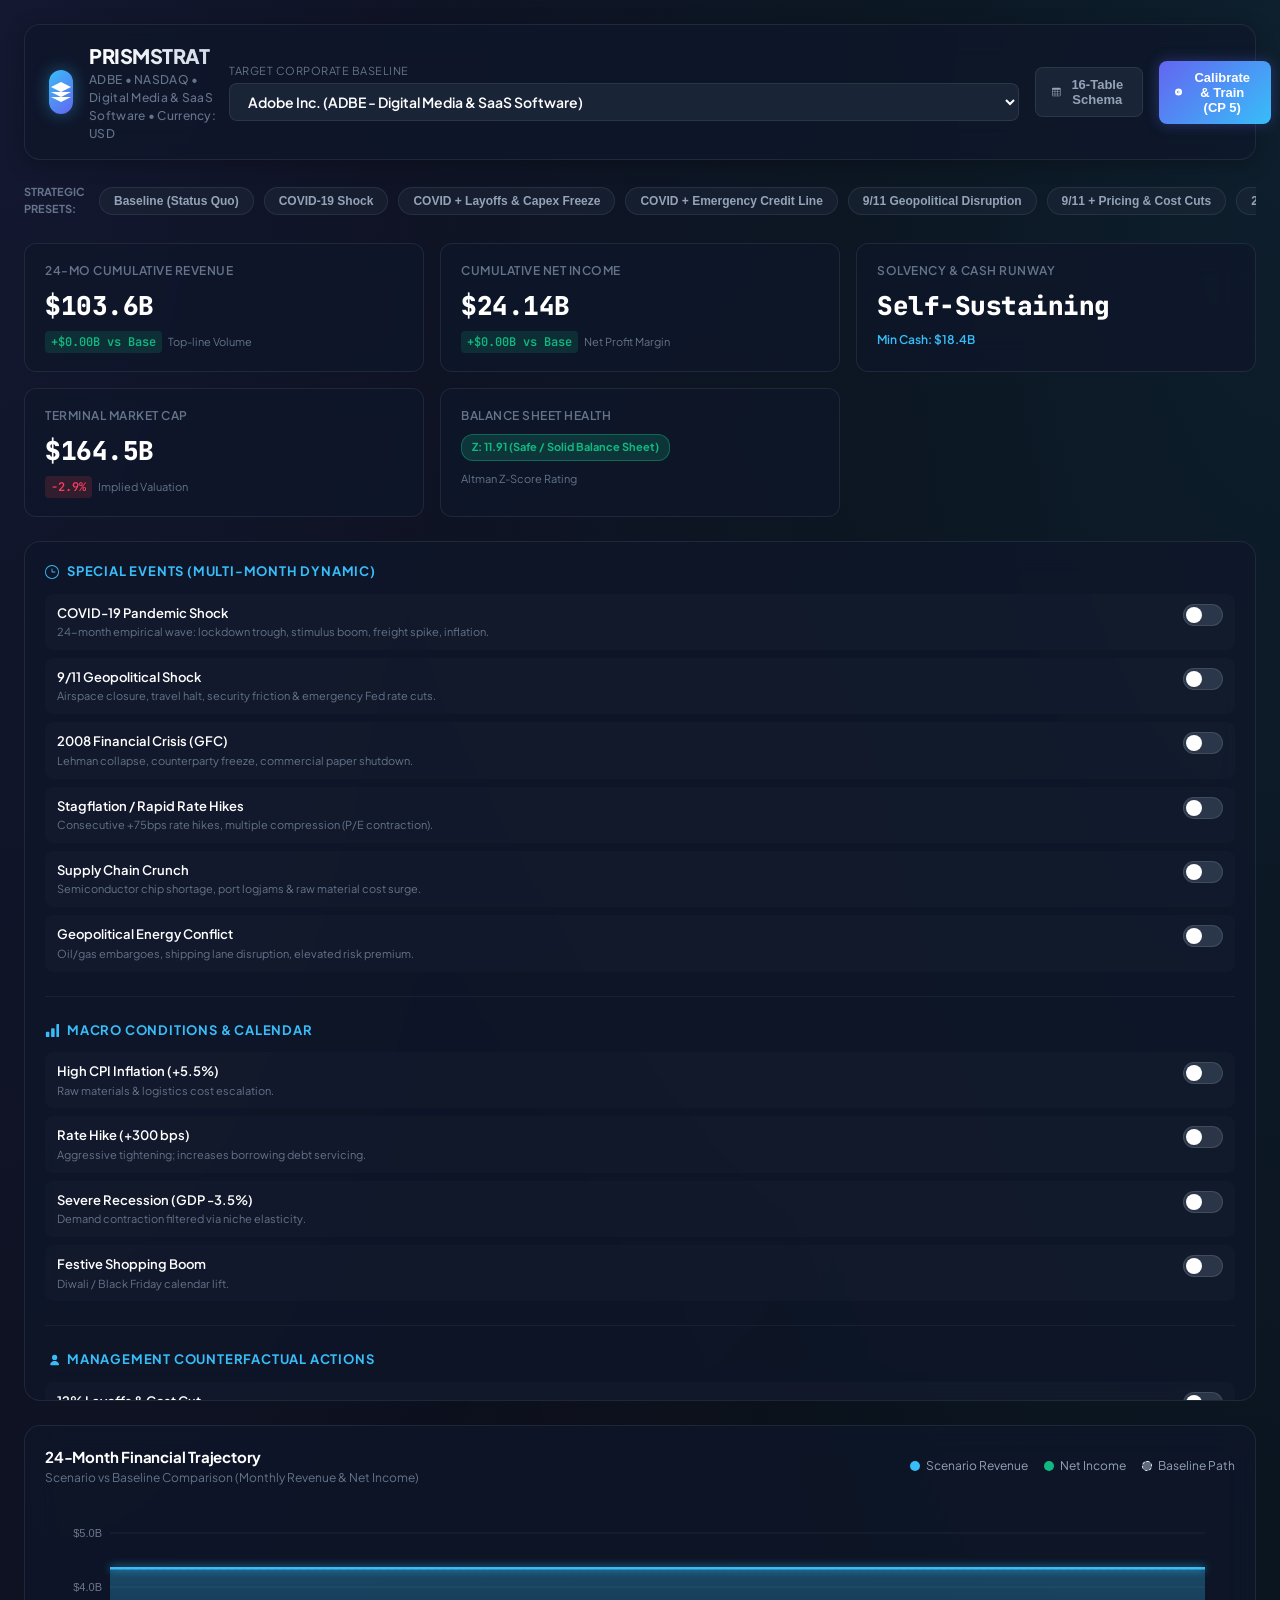
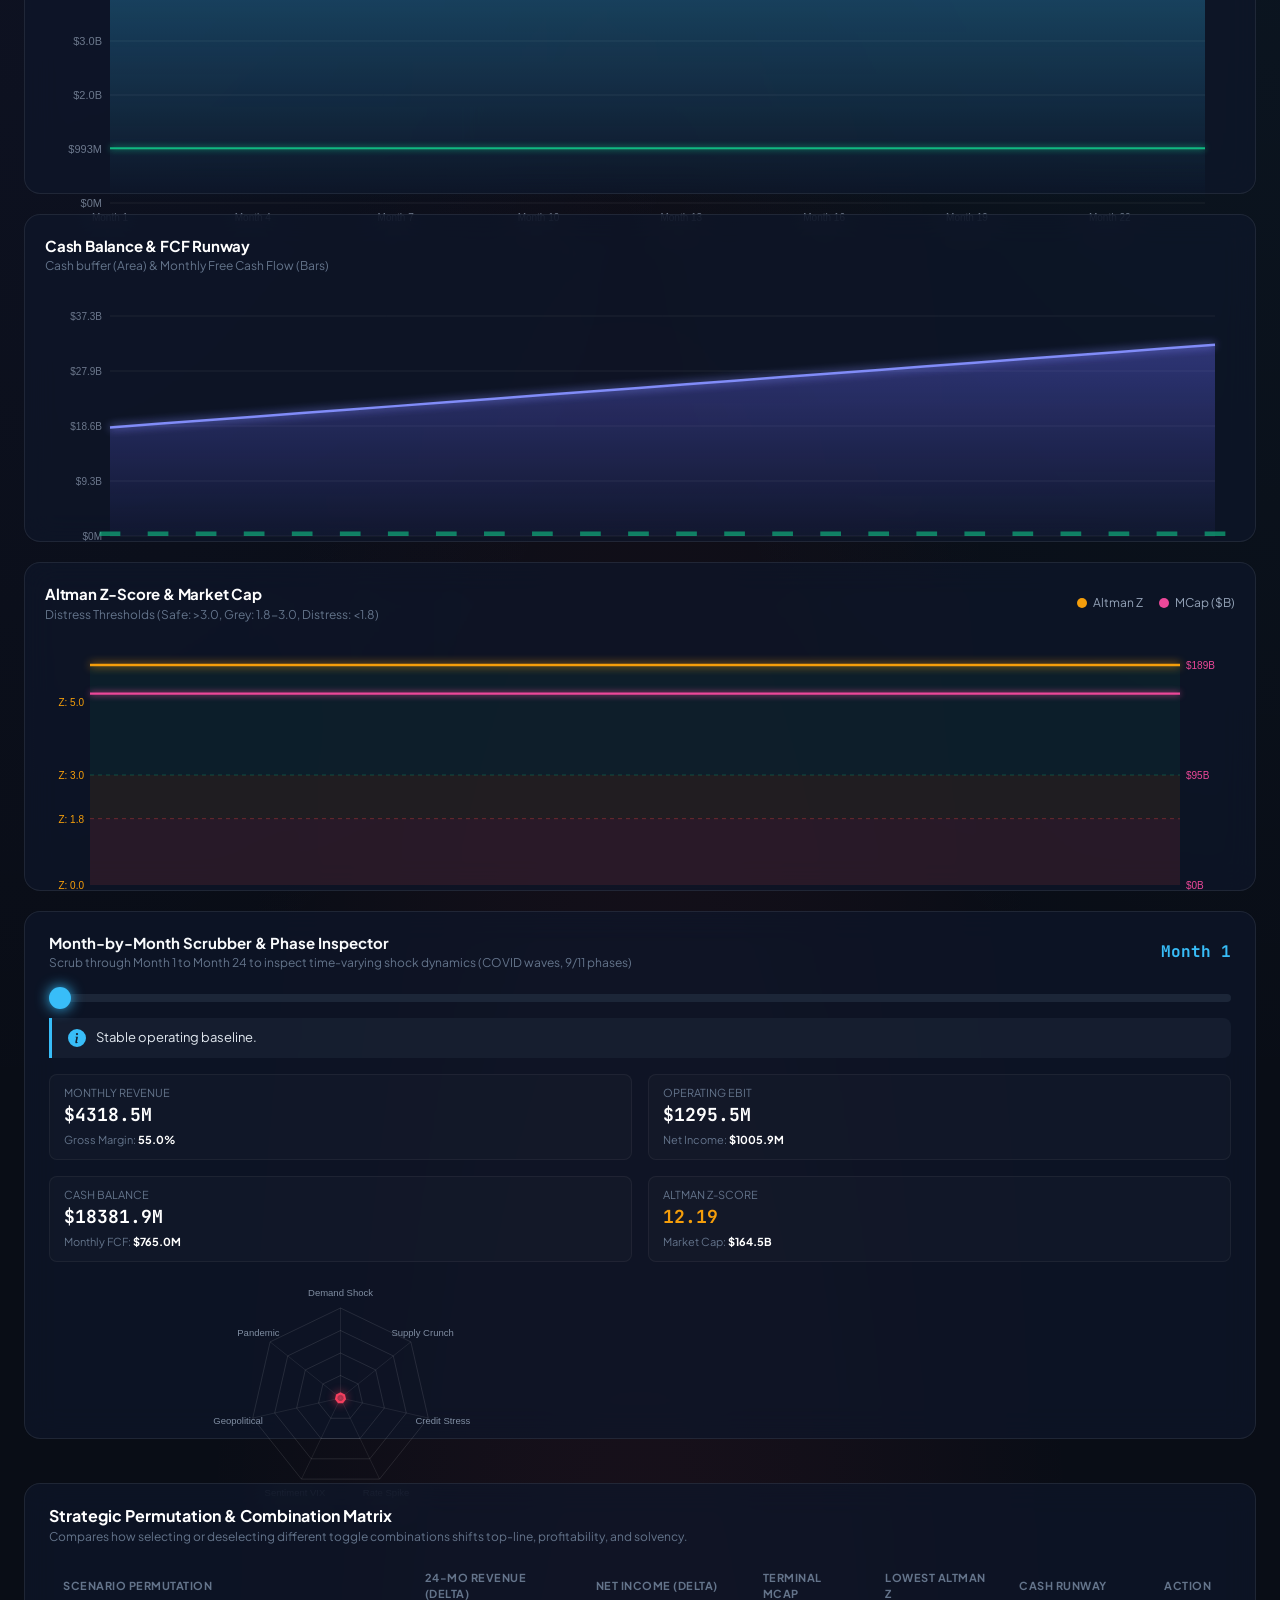
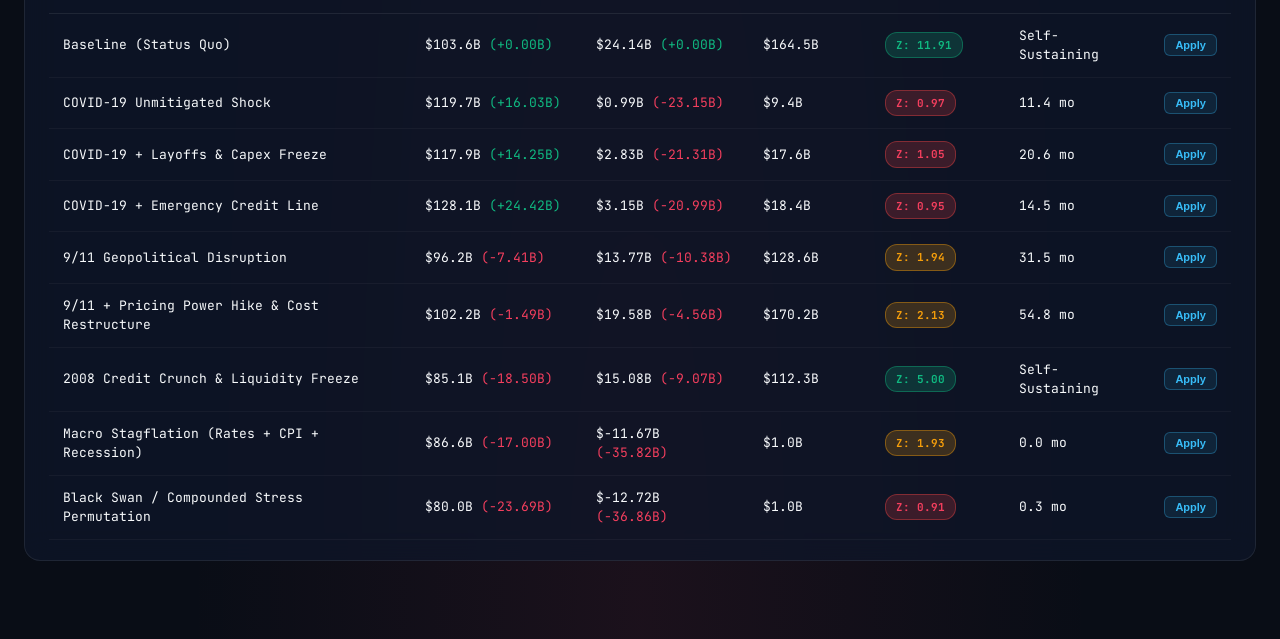
<file: scenario_intelligence_engine/web/index.html>
<!DOCTYPE html>
<html lang="en">
<head>
  <meta charset="UTF-8">
  <meta name="viewport" content="width=device-width, initial-scale=1.0">
  <title>PRISMSTRAT | Counterfactual Scenario Intelligence & Strategy Simulator</title>
  <meta name="description" content="Enterprise scenario stress-testing and counterfactual decision simulation engine with multi-month crisis profiling and toggle permutations.">
  <link rel="stylesheet" href="styles.css">
</head>
<body>
  <div class="app-container">

    <!-- Top Application Header -->
    <header class="app-header">
      <div class="brand-section">
        <div class="brand-icon">
          <svg viewBox="0 0 24 24"><path d="M12 2L2 7l10 5 10-5-10-5zM2 17l10 5 10-5M2 12l10 5 10-5"/></svg>
        </div>
        <div>
          <h1 class="brand-title">PRISMSTRAT</h1>
          <div class="brand-subtitle" id="company-meta">AAPL • NASDAQ • Consumer technology • Currency: USD</div>
        </div>
      </div>

      <div class="header-controls">
        <div class="company-selector-wrap">
          <span class="select-label">Target Corporate Baseline</span>
          <select id="company-select" class="styled-select">
            <option value="AAPL">Apple Inc. (AAPL - Tech)</option>
            <option value="NKE">Nike, Inc. (NKE - Retail & Apparel)</option>
            <option value="JPM">JPMorgan Chase (JPM - Banking)</option>
            <option value="TSLA">Tesla, Inc. (TSLA - Automotive)</option>
          </select>
        </div>

        <button id="btn-view-schema" class="header-action-btn">
          <svg width="16" height="16" fill="currentColor" viewBox="0 0 16 16"><path d="M0 2a2 2 0 0 1 2-2h12a2 2 0 0 1 2 2v12a2 2 0 0 1-2 2H2a2 2 0 0 1-2-2V2zm15 2h-4v3h4V4zm0 4h-4v3h4V8zm0 4h-4v3h3a1 1 0 0 0 1-1v-2zm-5 3v-3H6v3h4zm-5 0v-3H1v2a1 1 0 0 0 1 1h3zm-4-4h4V8H1v3zm0-4h4V4H1v3zm5-3v3h4V4H6zm4 4H6v3h4V8z"/></svg>
          16-Table Schema
        </button>

        <button id="btn-calibrate" class="header-action-btn primary">
          <svg width="16" height="16" fill="currentColor" viewBox="0 0 16 16"><path d="M8 0a8 8 0 1 0 0 16A8 8 0 0 0 8 0zm3.5 7.5a.5.5 0 0 1 0 1H5.707l2.147 2.146a.5.5 0 0 1-.708.708l-3-3a.5.5 0 0 1 0-.708l3-3a.5.5 0 1 1 .708.708L5.707 7.5H11.5z"/></svg>
          Calibrate & Train (CP 5)
        </button>
      </div>
    </header>

    <!-- Preset Permutation Quick Chips -->
    <div class="presets-bar">
      <span style="font-size: 11px; color: var(--text-muted); text-transform: uppercase; font-weight: 700; margin-right: 4px;">Strategic Presets:</span>
      <button class="preset-chip" onclick="applyPreset(0)">Baseline (Status Quo)</button>
      <button class="preset-chip" onclick="applyPreset(1)">COVID-19 Shock</button>
      <button class="preset-chip" onclick="applyPreset(2)">COVID + Layoffs & Capex Freeze</button>
      <button class="preset-chip" onclick="applyPreset(3)">COVID + Emergency Credit Line</button>
      <button class="preset-chip" onclick="applyPreset(4)">9/11 Geopolitical Disruption</button>
      <button class="preset-chip" onclick="applyPreset(5)">9/11 + Pricing & Cost Cuts</button>
      <button class="preset-chip" onclick="applyPreset(6)">2008 Credit Crunch</button>
      <button class="preset-chip" onclick="applyPreset(7)">Macro Stagflation Cycle</button>
      <button class="preset-chip" onclick="applyPreset(8)">Black Swan Compounded Stress</button>
    </div>

    <!-- Executive KPI Grid (Instantly updates on toggle click) -->
    <section class="kpi-grid">
      <div class="kpi-card" id="kpi-card-rev">
        <div class="kpi-title">24-Mo Cumulative Revenue</div>
        <div class="kpi-value" id="kpi-revenue">$0.0B</div>
        <div class="kpi-sub">
          <span class="kpi-delta pos" id="kpi-rev-delta">+0.0% vs Base</span>
          <span style="color: var(--text-muted); font-size: 11px;">Top-line Volume</span>
        </div>
      </div>

      <div class="kpi-card" id="kpi-card-ni">
        <div class="kpi-title">Cumulative Net Income</div>
        <div class="kpi-value" id="kpi-net-income">$0.00B</div>
        <div class="kpi-sub">
          <span class="kpi-delta pos" id="kpi-ni-delta">+0.0% vs Base</span>
          <span style="color: var(--text-muted); font-size: 11px;">Net Profit Margin</span>
        </div>
      </div>

      <div class="kpi-card" id="kpi-card-runway">
        <div class="kpi-title">Solvency & Cash Runway</div>
        <div class="kpi-value" id="kpi-runway">Self-Sustaining</div>
        <div class="kpi-sub">
          <span style="color: var(--accent-cyan); font-weight: 600;" id="kpi-min-cash">Min Cash: $0.0B</span>
        </div>
      </div>

      <div class="kpi-card" id="kpi-card-mcap">
        <div class="kpi-title">Terminal Market Cap</div>
        <div class="kpi-value" id="kpi-mcap">$0.0B</div>
        <div class="kpi-sub">
          <span class="kpi-delta pos" id="kpi-mcap-delta">+0.0%</span>
          <span style="color: var(--text-muted); font-size: 11px;">Implied Valuation</span>
        </div>
      </div>

      <div class="kpi-card" id="kpi-card-altman">
        <div class="kpi-title">Balance Sheet Health</div>
        <div style="margin-top: 8px;">
          <span class="status-pill safe" id="kpi-altman-badge">Z: 4.85 (Solid)</span>
        </div>
        <div class="kpi-sub" style="margin-top: 10px;">
          <span style="color: var(--text-muted); font-size: 11px;">Altman Z-Score Rating</span>
        </div>
      </div>
    </section>

    <!-- Main Studio Layout: Left Toggles | Right Visualizations -->
    <main class="studio-layout">

      <!-- Left Sidebar: Permutation Toggles (Checkpoints 3 & 4) -->
      <aside class="toggle-sidebar">

        <!-- Group A: Special Events (Historical & Tail Risk) -->
        <div class="panel-group">
          <div class="panel-section-title">
            <svg width="14" height="14" fill="currentColor" viewBox="0 0 16 16"><path d="M8 15A7 7 0 1 1 8 1a7 7 0 0 1 0 14zm0 1A8 8 0 1 0 8 0a8 8 0 0 0 0 16z"/><path d="M8 4a.5.5 0 0 1 .5.5v3h3a.5.5 0 0 1 0 1h-3.5a.5.5 0 0 1-.5-.5v-4A.5.5 0 0 1 8 4z"/></svg>
            Special Events (Multi-Month Dynamic)
          </div>

          <label class="toggle-item" for="toggle-covid">
            <div class="toggle-meta">
              <div class="toggle-name">COVID-19 Pandemic Shock</div>
              <div class="toggle-desc">24-month empirical wave: lockdown trough, stimulus boom, freight spike, inflation.</div>
            </div>
            <div class="switch">
              <input type="checkbox" id="toggle-covid" class="scenario-toggle" data-key="enable_covid">
              <span class="slider"></span>
            </div>
          </label>

          <label class="toggle-item" for="toggle-911">
            <div class="toggle-meta">
              <div class="toggle-name">9/11 Geopolitical Shock</div>
              <div class="toggle-desc">Airspace closure, travel halt, security friction & emergency Fed rate cuts.</div>
            </div>
            <div class="switch">
              <input type="checkbox" id="toggle-911" class="scenario-toggle" data-key="enable_911">
              <span class="slider"></span>
            </div>
          </label>

          <label class="toggle-item" for="toggle-2008">
            <div class="toggle-meta">
              <div class="toggle-name">2008 Financial Crisis (GFC)</div>
              <div class="toggle-desc">Lehman collapse, counterparty freeze, commercial paper shutdown.</div>
            </div>
            <div class="switch">
              <input type="checkbox" id="toggle-2008" class="scenario-toggle" data-key="enable_2008_crisis">
              <span class="slider"></span>
            </div>
          </label>

          <label class="toggle-item" for="toggle-stagflation">
            <div class="toggle-meta">
              <div class="toggle-name">Stagflation / Rapid Rate Hikes</div>
              <div class="toggle-desc">Consecutive +75bps rate hikes, multiple compression (P/E contraction).</div>
            </div>
            <div class="switch">
              <input type="checkbox" id="toggle-stagflation" class="scenario-toggle" data-key="enable_stagflation_rates">
              <span class="slider"></span>
            </div>
          </label>

          <label class="toggle-item" for="toggle-supply">
            <div class="toggle-meta">
              <div class="toggle-name">Supply Chain Crunch</div>
              <div class="toggle-desc">Semiconductor chip shortage, port logjams & raw material cost surge.</div>
            </div>
            <div class="switch">
              <input type="checkbox" id="toggle-supply" class="scenario-toggle" data-key="enable_supply_chain_crunch">
              <span class="slider"></span>
            </div>
          </label>

          <label class="toggle-item" for="toggle-geo">
            <div class="toggle-meta">
              <div class="toggle-name">Geopolitical Energy Conflict</div>
              <div class="toggle-desc">Oil/gas embargoes, shipping lane disruption, elevated risk premium.</div>
            </div>
            <div class="switch">
              <input type="checkbox" id="toggle-geo" class="scenario-toggle" data-key="enable_geopolitical_conflict">
              <span class="slider"></span>
            </div>
          </label>
        </div>

        <!-- Group B: Macroeconomic Conditions -->
        <div class="panel-group">
          <div class="panel-section-title">
            <svg width="14" height="14" fill="currentColor" viewBox="0 0 16 16"><path d="M1 11a1 1 0 0 1 1-1h2a1 1 0 0 1 1 1v4a1 1 0 0 1-1 1H2a1 1 0 0 1-1-1v-4zm6-4a1 1 0 0 1 1-1h2a1 1 0 0 1 1 1v8a1 1 0 0 1-1 1H8a1 1 0 0 1-1-1V7zm6-5a1 1 0 0 1 1-1h2a1 1 0 0 1 1 1v13a1 1 0 0 1-1 1h-2a1 1 0 0 1-1-1V2z"/></svg>
            Macro Conditions & Calendar
          </div>

          <label class="toggle-item" for="toggle-macro-inflation">
            <div class="toggle-meta">
              <div class="toggle-name">High CPI Inflation (+5.5%)</div>
              <div class="toggle-desc">Raw materials & logistics cost escalation.</div>
            </div>
            <div class="switch">
              <input type="checkbox" id="toggle-macro-inflation" class="scenario-toggle" data-key="macro_high_inflation">
              <span class="slider"></span>
            </div>
          </label>

          <label class="toggle-item" for="toggle-macro-rates">
            <div class="toggle-meta">
              <div class="toggle-name">Rate Hike (+300 bps)</div>
              <div class="toggle-desc">Aggressive tightening; increases borrowing debt servicing.</div>
            </div>
            <div class="switch">
              <input type="checkbox" id="toggle-macro-rates" class="scenario-toggle" data-key="macro_rate_hike_300bps">
              <span class="slider"></span>
            </div>
          </label>

          <label class="toggle-item" for="toggle-macro-recession">
            <div class="toggle-meta">
              <div class="toggle-name">Severe Recession (GDP -3.5%)</div>
              <div class="toggle-desc">Demand contraction filtered via niche elasticity.</div>
            </div>
            <div class="switch">
              <input type="checkbox" id="toggle-macro-recession" class="scenario-toggle" data-key="macro_severe_recession">
              <span class="slider"></span>
            </div>
          </label>

          <label class="toggle-item" for="toggle-macro-festive">
            <div class="toggle-meta">
              <div class="toggle-name">Festive Shopping Boom</div>
              <div class="toggle-desc">Diwali / Black Friday calendar lift.</div>
            </div>
            <div class="switch">
              <input type="checkbox" id="toggle-macro-festive" class="scenario-toggle" data-key="macro_festive_boom">
              <span class="slider"></span>
            </div>
          </label>
        </div>

        <!-- Group C: Corporate Strategic Decisions (Interventions) -->
        <div class="panel-group">
          <div class="panel-section-title">
            <svg width="14" height="14" fill="currentColor" viewBox="0 0 16 16"><path d="M7 14s-1 0-1-1 1-4 5-4 5 3 5 4-1 1-1 1H7zm4-6a3 3 0 1 0 0-6 3 3 0 0 0 0 6z"/></svg>
            Management Counterfactual Actions
          </div>

          <label class="toggle-item" for="toggle-dec-layoffs">
            <div class="toggle-meta">
              <div class="toggle-name">12% Layoffs & Cost Cut</div>
              <div class="toggle-desc">Month 1 severance penalty; 12% recurring OpEx savings.</div>
            </div>
            <div class="switch">
              <input type="checkbox" id="toggle-dec-layoffs" class="scenario-toggle" data-key="decision_layoffs">
              <span class="slider"></span>
            </div>
          </label>

          <label class="toggle-item" for="toggle-dec-capex">
            <div class="toggle-meta">
              <div class="toggle-name">Freeze Capex by 50%</div>
              <div class="toggle-desc">Immediately protects Free Cash Flow and runway.</div>
            </div>
            <div class="switch">
              <input type="checkbox" id="toggle-dec-capex" class="scenario-toggle" data-key="decision_capex_freeze">
              <span class="slider"></span>
            </div>
          </label>

          <label class="toggle-item" for="toggle-dec-credit">
            <div class="toggle-meta">
              <div class="toggle-name">Draw $5,000M Credit Facility</div>
              <div class="toggle-desc">Emergency liquidity buffer against cash exhaustion.</div>
            </div>
            <div class="switch">
              <input type="checkbox" id="toggle-dec-credit" class="scenario-toggle" data-key="decision_emergency_credit_line">
              <span class="slider"></span>
            </div>
          </label>

          <label class="toggle-item" for="toggle-dec-price">
            <div class="toggle-meta">
              <div class="toggle-name">Price Increase (+7%)</div>
              <div class="toggle-desc">Tests firm's pricing power vs customer volume churn.</div>
            </div>
            <div class="switch">
              <input type="checkbox" id="toggle-dec-price" class="scenario-toggle" data-key="decision_price_increase">
              <span class="slider"></span>
            </div>
          </label>

          <label class="toggle-item" for="toggle-dec-cost">
            <div class="toggle-meta">
              <div class="toggle-name">Supply Vendor Renegotiation</div>
              <div class="toggle-desc">Direct 7.5% reduction in Cost of Goods Sold (COGS).</div>
            </div>
            <div class="switch">
              <input type="checkbox" id="toggle-dec-cost" class="scenario-toggle" data-key="decision_cost_restructure">
              <span class="slider"></span>
            </div>
          </label>

          <label class="toggle-item" for="toggle-dec-buyback">
            <div class="toggle-meta">
              <div class="toggle-name">Halt Share Buybacks</div>
              <div class="toggle-desc">Preserves cash buffer rather than repurchasing equity.</div>
            </div>
            <div class="switch">
              <input type="checkbox" id="toggle-dec-buyback" class="scenario-toggle" data-key="decision_halt_buybacks">
              <span class="slider"></span>
            </div>
          </label>

          <label class="toggle-item" for="toggle-dec-product">
            <div class="toggle-meta">
              <div class="toggle-name">Accelerate Product Launch</div>
              <div class="toggle-desc">Upfront R&D spend in M1-3; market share lift from M4+.</div>
            </div>
            <div class="switch">
              <input type="checkbox" id="toggle-dec-product" class="scenario-toggle" data-key="decision_product_launch">
              <span class="slider"></span>
            </div>
          </label>
        </div>

        <!-- Group D: Peer & Market Spillover -->
        <div class="panel-group">
          <div class="panel-section-title">
            <svg width="14" height="14" fill="currentColor" viewBox="0 0 16 16"><path d="M0 4a2 2 0 0 1 2-2h12a2 2 0 0 1 2 2v8a2 2 0 0 1-2 2H2a2 2 0 0 1-2-2V4zm2-1a1 1 0 0 0-1 1v1h14V4a1 1 0 0 0-1-1H2zm13 4H1v5a1 1 0 0 0 1 1h12a1 1 0 0 0 1-1V7z"/></svg>
            Competitive & Credit Spillover
          </div>

          <label class="toggle-item" for="toggle-peer-war">
            <div class="toggle-meta">
              <div class="toggle-name">Peer Aggressive Price War</div>
              <div class="toggle-desc">Competitor discounting creates 8% revenue drag.</div>
            </div>
            <div class="switch">
              <input type="checkbox" id="toggle-peer-war" class="scenario-toggle" data-key="peer_price_war">
              <span class="slider"></span>
            </div>
          </label>

          <label class="toggle-item" for="toggle-credit-down">
            <div class="toggle-meta">
              <div class="toggle-name">Credit Rating Downgrade</div>
              <div class="toggle-desc">Spreads widen +175 bps; increases borrowing burden.</div>
            </div>
            <div class="switch">
              <input type="checkbox" id="toggle-credit-down" class="scenario-toggle" data-key="credit_rating_downgrade">
              <span class="slider"></span>
            </div>
          </label>
        </div>

      </aside>

      <!-- Right Main: Dynamic Multi-Graph Dashboard -->
      <section class="charts-main">

        <!-- Chart 1: Financial Trajectory (Scenario vs Baseline) -->
        <div class="chart-card">
          <div class="chart-header">
            <div class="chart-title-wrap">
              <h3>24-Month Financial Trajectory</h3>
              <p>Scenario vs Baseline Comparison (Monthly Revenue & Net Income)</p>
            </div>
            <div class="chart-legend">
              <div class="legend-item"><span class="legend-dot" style="background: #38bdf8;"></span> Scenario Revenue</div>
              <div class="legend-item"><span class="legend-dot" style="background: #10b981;"></span> Net Income</div>
              <div class="legend-item"><span class="legend-dot" style="background: rgba(148, 163, 184, 0.6); border: 1px dashed #fff;"></span> Baseline Path</div>
            </div>
          </div>
          <div style="height: 270px; width: 100%;">
            <canvas id="chart-trajectory"></canvas>
          </div>
        </div>

        <!-- Dual Chart Row: Cash Runway & Solvency Valuation -->
        <div class="chart-split-grid">
          <!-- Chart 2: Cash Runway & FCF Burn -->
          <div class="chart-card">
            <div class="chart-header">
              <div class="chart-title-wrap">
                <h3>Cash Balance & FCF Runway</h3>
                <p>Cash buffer (Area) & Monthly Free Cash Flow (Bars)</p>
              </div>
            </div>
            <div style="height: 230px; width: 100%;">
              <canvas id="chart-cash"></canvas>
            </div>
          </div>

          <!-- Chart 3: Valuation Multiple & Altman Z -->
          <div class="chart-card">
            <div class="chart-header">
              <div class="chart-title-wrap">
                <h3>Altman Z-Score & Market Cap</h3>
                <p>Distress Thresholds (Safe: &gt;3.0, Grey: 1.8-3.0, Distress: &lt;1.8)</p>
              </div>
              <div class="chart-legend">
                <div class="legend-item"><span class="legend-dot" style="background: #f59e0b;"></span> Altman Z</div>
                <div class="legend-item"><span class="legend-dot" style="background: #ec4899;"></span> MCap ($B)</div>
              </div>
            </div>
            <div style="height: 230px; width: 100%;">
              <canvas id="chart-altman"></canvas>
            </div>
          </div>
        </div>

        <!-- Month Scrubber & Detailed Month Inspector (Checkpoint 3) -->
        <div class="scrubber-card">
          <div class="scrubber-header">
            <div>
              <h3 style="font-size: 15px; font-weight: 700;">Month-by-Month Scrubber & Phase Inspector</h3>
              <p style="font-size: 12px; color: var(--text-muted);">Scrub through Month 1 to Month 24 to inspect time-varying shock dynamics (COVID waves, 9/11 phases)</p>
            </div>
            <div style="font-family: var(--font-mono); font-size: 16px; font-weight: 700; color: var(--accent-cyan);" id="scrubber-val">
              Month 1
            </div>
          </div>

          <input type="range" id="month-scrubber" class="scrubber-slider" min="0" max="23" value="0" step="1">

          <div class="inspector-narrative-bar">
            <svg width="18" height="18" fill="var(--accent-cyan)" viewBox="0 0 16 16"><path d="M8 16A8 8 0 1 0 8 0a8 8 0 0 0 0 16zm.93-9.412-1 4.705c-.07.34.029.533.304.533.194 0 .487-.07.686-.246l-.088.416c-.287.346-.92.598-1.465.598-.703 0-1.002-.422-.808-1.319l.738-3.468c.064-.293.006-.399-.287-.47l-.451-.081.082-.381 2.29-.287zM8 5.5a1 1 0 1 1 0-2 1 1 0 0 1 0 2z"/></svg>
            <span id="insp-narrative">Stable baseline operations.</span>
          </div>

          <div class="inspector-metrics-grid">
            <div class="insp-metric-tile">
              <div class="insp-label">Monthly Revenue</div>
              <div class="insp-val" id="insp-revenue">$0.0M</div>
              <div style="font-size: 11px; color: var(--text-muted); margin-top: 4px;">Gross Margin: <strong id="insp-gross-margin" style="color: #fff;">0.0%</strong></div>
            </div>

            <div class="insp-metric-tile">
              <div class="insp-label">Operating EBIT</div>
              <div class="insp-val" id="insp-ebit">$0.0M</div>
              <div style="font-size: 11px; color: var(--text-muted); margin-top: 4px;">Net Income: <strong id="insp-net-income" style="color: #fff;">$0.0M</strong></div>
            </div>

            <div class="insp-metric-tile">
              <div class="insp-label">Cash Balance</div>
              <div class="insp-val" id="insp-cash">$0.0M</div>
              <div style="font-size: 11px; color: var(--text-muted); margin-top: 4px;">Monthly FCF: <strong id="insp-fcf" style="color: #fff;">$0.0M</strong></div>
            </div>

            <div class="insp-metric-tile">
              <div class="insp-label">Altman Z-Score</div>
              <div class="insp-val" id="insp-zscore" style="color: var(--accent-amber);">0.0</div>
              <div style="font-size: 11px; color: var(--text-muted); margin-top: 4px;">Market Cap: <strong id="insp-mcap" style="color: #fff;">$0.0B</strong></div>
            </div>

            <!-- Radar chart embedded in inspector -->
            <div style="height: 140px; width: 100%;">
              <canvas id="chart-radar"></canvas>
            </div>
          </div>
        </div>

        <!-- Permutation & Combination Comparison Matrix -->
        <div class="matrix-card">
          <h3 style="font-size: 16px; font-weight: 700; color: #fff;">Strategic Permutation & Combination Matrix</h3>
          <p style="font-size: 12px; color: var(--text-muted);">Compares how selecting or deselecting different toggle combinations shifts top-line, profitability, and solvency.</p>

          <table class="permutation-table">
            <thead>
              <tr>
                <th>Scenario Permutation</th>
                <th>24-Mo Revenue (Delta)</th>
                <th>Net Income (Delta)</th>
                <th>Terminal MCap</th>
                <th>Lowest Altman Z</th>
                <th>Cash Runway</th>
                <th>Action</th>
              </tr>
            </thead>
            <tbody id="permutation-tbody">
              <!-- Dynamically populated by app.js -->
            </tbody>
          </table>
        </div>

      </section>
    </main>

  </div>

  <!-- Schema Viewer Modal (16 Tables) -->
  <div id="schema-modal" class="modal-overlay">
    <div class="modal-content">
      <button id="schema-modal-close" class="modal-close-btn">&times;</button>
      <h2 style="font-size: 18px; font-weight: 800; color: #fff;">16-Table Corporate Data Dictionary & Schema</h2>
      <p style="font-size: 12px; color: var(--text-muted); margin-top: 4px;">
        Standardized schema representing Company, Financials, Market, Benchmark, Macro, Calendar, Events, Decisions, Peer Decisions, Layoffs, Ratings, Guidance, News, Provenance, and Optional metrics.
      </p>
      <div id="schema-container"></div>
    </div>
  </div>

  <!-- Model Calibration & Training Modal (Checkpoint 5) -->
  <div id="calib-modal" class="modal-overlay">
    <div class="modal-content" style="max-width: 650px;">
      <button id="calib-modal-close" class="modal-close-btn">&times;</button>
      <h2 style="font-size: 18px; font-weight: 800; color: #fff;">Model Calibration & Training Suite (Checkpoint 5)</h2>
      <p style="font-size: 12px; color: var(--text-muted); margin-top: 4px;">
        Calibrate elasticity weights ($\epsilon_{demand}, \epsilon_{supply}, \lambda_{decay}$) against actual SEC EDGAR quarterly filings across past crises.
      </p>

      <div style="margin: 20px 0; background: rgba(255,255,255,0.02); padding: 16px; border-radius: 8px;">
        <div style="font-size: 13px; font-weight: 600; color: #fff; margin-bottom: 6px;">Calibration Dataset:</div>
        <div style="font-size: 12px; color: var(--text-secondary);">Ground truth: Apple Inc. 10-Q/10-K reported figures (Q1 2020 through Q4 2021) during COVID-19 pandemic wave.</div>
        <button id="btn-run-calib" class="header-action-btn primary" style="margin-top: 14px;">Run Gradient-Free Optimization</button>
      </div>

      <div id="calib-results"></div>
    </div>
  </div>

  <script src="data.js"></script>
  <script src="charts.js"></script>
  <script src="app.js"></script>
</body>
</html>
</file>
<file: scenario_intelligence_engine/web/styles.css>
/* ===================================================================
   PRISMSTRAT - DESIGN SYSTEM & STYLESHEET
   Aesthetics: Deep Dark Glassmorphism, Neon Accents, Modern Typography
   =================================================================== */

@import url('https://fonts.googleapis.com/css2?family=Plus+Jakarta+Sans:wght@300;400;500;600;700;800&family=JetBrains+Mono:wght@400;500;600&display=swap');

:root {
  --bg-main: #090d16;
  --bg-card: rgba(15, 23, 42, 0.72);
  --bg-card-hover: rgba(30, 41, 59, 0.85);
  --border-subtle: rgba(255, 255, 255, 0.08);
  --border-focus: rgba(56, 189, 248, 0.4);

  --text-primary: #f8fafc;
  --text-secondary: #94a3b8;
  --text-muted: #64748b;

  --accent-cyan: #38bdf8;
  --accent-emerald: #10b981;
  --accent-rose: #f43f5e;
  --accent-amber: #f59e0b;
  --accent-indigo: #6366f1;
  --accent-purple: #a855f7;

  --font-sans: 'Plus Jakarta Sans', -apple-system, BlinkMacSystemFont, sans-serif;
  --font-mono: 'JetBrains Mono', monospace;

  --radius-lg: 16px;
  --radius-md: 12px;
  --radius-sm: 8px;
  --shadow-glow-cyan: 0 0 20px rgba(56, 189, 248, 0.15);
}

* {
  box-sizing: border-box;
  margin: 0;
  padding: 0;
}

body {
  background-color: var(--bg-main);
  background-image: 
    radial-gradient(at 0% 0%, rgba(99, 102, 241, 0.12) 0px, transparent 50%),
    radial-gradient(at 100% 0%, rgba(56, 189, 248, 0.10) 0px, transparent 50%),
    radial-gradient(at 50% 100%, rgba(244, 63, 94, 0.08) 0px, transparent 50%);
  color: var(--text-primary);
  font-family: var(--font-sans);
  min-height: 100vh;
  line-height: 1.5;
  -webkit-font-smoothing: antialiased;
}

/* Scrollbar */
::-webkit-scrollbar {
  width: 6px;
  height: 6px;
}
::-webkit-scrollbar-track {
  background: rgba(15, 23, 42, 0.6);
}
::-webkit-scrollbar-thumb {
  background: rgba(148, 163, 184, 0.3);
  border-radius: 4px;
}
::-webkit-scrollbar-thumb:hover {
  background: rgba(148, 163, 184, 0.5);
}

/* Layout */
.app-container {
  max-width: 1720px;
  margin: 0 auto;
  padding: 24px;
}

/* Header */
.app-header {
  display: flex;
  justify-content: space-between;
  align-items: center;
  padding: 16px 24px;
  background: var(--bg-card);
  backdrop-filter: blur(16px);
  border: 1px solid var(--border-subtle);
  border-radius: var(--radius-lg);
  margin-bottom: 24px;
  box-shadow: 0 4px 20px rgba(0, 0, 0, 0.25);
}

.brand-section {
  display: flex;
  align-items: center;
  gap: 16px;
}

.brand-icon {
  width: 44px;
  height: 44px;
  border-radius: 12px;
  background: linear-gradient(135deg, #38bdf8, #6366f1);
  display: flex;
  align-items: center;
  justify-content: center;
  box-shadow: 0 0 16px rgba(56, 189, 248, 0.4);
}

.brand-icon svg {
  width: 24px;
  height: 24px;
  fill: #fff;
}

.brand-title {
  font-size: 20px;
  font-weight: 800;
  letter-spacing: -0.5px;
  background: linear-gradient(90deg, #fff, #cbd5e1);
  -webkit-background-clip: text;
  -webkit-text-fill-color: transparent;
}

.brand-subtitle {
  font-size: 12px;
  color: var(--text-muted);
  font-weight: 500;
  letter-spacing: 0.3px;
}

.header-controls {
  display: flex;
  align-items: center;
  gap: 16px;
}

.company-selector-wrap {
  display: flex;
  flex-direction: column;
}

.select-label {
  font-size: 11px;
  color: var(--text-muted);
  text-transform: uppercase;
  letter-spacing: 0.5px;
  margin-bottom: 4px;
}

.styled-select {
  background: rgba(30, 41, 59, 0.8);
  border: 1px solid var(--border-subtle);
  color: #fff;
  padding: 8px 14px;
  border-radius: var(--radius-sm);
  font-family: var(--font-sans);
  font-size: 14px;
  font-weight: 600;
  outline: none;
  cursor: pointer;
  transition: all 0.2s ease;
}

.styled-select:hover, .styled-select:focus {
  border-color: var(--accent-cyan);
  box-shadow: 0 0 12px rgba(56, 189, 248, 0.2);
}

.header-action-btn {
  background: rgba(30, 41, 59, 0.8);
  border: 1px solid var(--border-subtle);
  color: var(--text-secondary);
  padding: 9px 16px;
  border-radius: var(--radius-sm);
  font-size: 13px;
  font-weight: 600;
  cursor: pointer;
  display: flex;
  align-items: center;
  gap: 8px;
  transition: all 0.2s ease;
}

.header-action-btn:hover {
  background: rgba(56, 189, 248, 0.15);
  border-color: var(--accent-cyan);
  color: #fff;
}

.header-action-btn.primary {
  background: linear-gradient(135deg, #6366f1, #38bdf8);
  border: none;
  color: #fff;
  box-shadow: 0 0 14px rgba(99, 102, 241, 0.35);
}

.header-action-btn.primary:hover {
  box-shadow: 0 0 20px rgba(56, 189, 248, 0.5);
  transform: translateY(-1px);
}

/* Preset Quick Bar */
.presets-bar {
  display: flex;
  align-items: center;
  gap: 10px;
  margin-bottom: 20px;
  overflow-x: auto;
  padding-bottom: 6px;
}

.preset-chip {
  background: rgba(30, 41, 59, 0.5);
  border: 1px solid var(--border-subtle);
  color: var(--text-secondary);
  padding: 6px 14px;
  border-radius: 20px;
  font-size: 12px;
  font-weight: 600;
  cursor: pointer;
  white-space: nowrap;
  transition: all 0.2s ease;
}

.preset-chip:hover {
  background: rgba(56, 189, 248, 0.15);
  border-color: var(--accent-cyan);
  color: #fff;
  transform: translateY(-1px);
}

/* Executive KPI Grid */
.kpi-grid {
  display: grid;
  grid-template-columns: repeat(5, 1fr);
  gap: 16px;
  margin-bottom: 24px;
}

.kpi-card {
  background: var(--bg-card);
  backdrop-filter: blur(16px);
  border: 1px solid var(--border-subtle);
  border-radius: var(--radius-md);
  padding: 18px 20px;
  position: relative;
  overflow: hidden;
  transition: all 0.25s ease;
}

.kpi-card:hover {
  border-color: var(--border-focus);
  transform: translateY(-2px);
  box-shadow: 0 6px 20px rgba(0, 0, 0, 0.3);
}

.kpi-title {
  font-size: 12px;
  color: var(--text-muted);
  text-transform: uppercase;
  font-weight: 600;
  letter-spacing: 0.5px;
  margin-bottom: 6px;
}

.kpi-value {
  font-size: 26px;
  font-weight: 800;
  font-family: var(--font-mono);
  color: #fff;
  letter-spacing: -0.5px;
  margin-bottom: 6px;
}

.kpi-sub {
  font-size: 12px;
  display: flex;
  align-items: center;
  gap: 6px;
}

.kpi-delta {
  font-family: var(--font-mono);
  font-weight: 600;
  padding: 2px 6px;
  border-radius: 4px;
}

.kpi-delta.pos {
  background: rgba(16, 185, 129, 0.15);
  color: var(--accent-emerald);
}

.kpi-delta.neg {
  background: rgba(239, 68, 68, 0.15);
  color: var(--accent-rose);
}

.status-pill {
  font-size: 11px;
  font-weight: 700;
  padding: 4px 10px;
  border-radius: 12px;
  display: inline-block;
}

.status-pill.safe {
  background: rgba(16, 185, 129, 0.2);
  color: var(--accent-emerald);
  border: 1px solid rgba(16, 185, 129, 0.4);
}

.status-pill.warning {
  background: rgba(245, 158, 11, 0.2);
  color: var(--accent-amber);
  border: 1px solid rgba(245, 158, 11, 0.4);
}

.status-pill.danger {
  background: rgba(239, 68, 68, 0.2);
  color: var(--accent-rose);
  border: 1px solid rgba(239, 68, 68, 0.4);
}

/* Main Studio Layout */
.studio-layout {
  display: grid;
  grid-template-columns: 360px 1fr;
  gap: 24px;
  margin-bottom: 24px;
}

/* Left Toggle Panel */
.toggle-sidebar {
  background: var(--bg-card);
  backdrop-filter: blur(16px);
  border: 1px solid var(--border-subtle);
  border-radius: var(--radius-lg);
  padding: 20px;
  height: fit-content;
  max-height: 860px;
  overflow-y: auto;
}

.panel-section-title {
  font-size: 13px;
  font-weight: 700;
  text-transform: uppercase;
  letter-spacing: 0.8px;
  color: var(--accent-cyan);
  margin-bottom: 12px;
  display: flex;
  align-items: center;
  gap: 8px;
}

.panel-group {
  margin-bottom: 24px;
  border-bottom: 1px solid rgba(255, 255, 255, 0.05);
  padding-bottom: 16px;
}

.panel-group:last-child {
  border-bottom: none;
  margin-bottom: 0;
  padding-bottom: 0;
}

/* Switch Item */
.toggle-item {
  display: flex;
  align-items: flex-start;
  justify-content: space-between;
  padding: 10px 12px;
  border-radius: var(--radius-sm);
  background: rgba(255, 255, 255, 0.02);
  margin-bottom: 8px;
  transition: all 0.2s ease;
  cursor: pointer;
}

.toggle-item:hover {
  background: rgba(255, 255, 255, 0.05);
}

.toggle-meta {
  flex: 1;
  padding-right: 12px;
}

.toggle-name {
  font-size: 13px;
  font-weight: 600;
  color: #fff;
  display: flex;
  align-items: center;
  gap: 6px;
}

.toggle-desc {
  font-size: 11px;
  color: var(--text-muted);
  line-height: 1.35;
  margin-top: 2px;
}

/* Animated Switch */
.switch {
  position: relative;
  display: inline-block;
  width: 40px;
  height: 22px;
  flex-shrink: 0;
}

.switch input {
  opacity: 0;
  width: 0;
  height: 0;
}

.slider {
  position: absolute;
  cursor: pointer;
  top: 0;
  left: 0;
  right: 0;
  bottom: 0;
  background-color: rgba(71, 85, 105, 0.5);
  transition: .3s;
  border-radius: 22px;
  border: 1px solid rgba(255, 255, 255, 0.1);
}

.slider:before {
  position: absolute;
  content: "";
  height: 16px;
  width: 16px;
  left: 2px;
  bottom: 2px;
  background-color: white;
  transition: .3s;
  border-radius: 50%;
}

input:checked + .slider {
  background: linear-gradient(135deg, #38bdf8, #6366f1);
  box-shadow: 0 0 10px rgba(56, 189, 248, 0.5);
}

input:checked + .slider:before {
  transform: translateX(18px);
}

/* Chart Canvas Grid */
.charts-main {
  display: flex;
  flex-direction: column;
  gap: 20px;
}

.chart-card {
  background: var(--bg-card);
  backdrop-filter: blur(16px);
  border: 1px solid var(--border-subtle);
  border-radius: var(--radius-lg);
  padding: 20px;
  position: relative;
}

.chart-header {
  display: flex;
  justify-content: space-between;
  align-items: center;
  margin-bottom: 16px;
}

.chart-title-wrap h3 {
  font-size: 15px;
  font-weight: 700;
  color: #fff;
  letter-spacing: -0.2px;
}

.chart-title-wrap p {
  font-size: 12px;
  color: var(--text-muted);
}

.chart-legend {
  display: flex;
  align-items: center;
  gap: 16px;
  font-size: 12px;
  color: var(--text-secondary);
}

.legend-item {
  display: flex;
  align-items: center;
  gap: 6px;
}

.legend-dot {
  width: 10px;
  height: 10px;
  border-radius: 50%;
}

.chart-split-grid {
  display: grid;
  grid-template-columns: 1fr 1fr;
  gap: 20px;
}

/* Canvas Sizing */
canvas {
  width: 100% !important;
  height: 320px !important;
  display: block;
}

#chart-trajectory {
  height: 340px !important;
}

#chart-cash, #chart-altman {
  height: 280px !important;
}

#chart-radar {
  height: 240px !important;
}

/* Month Scrubber & Inspector */
.scrubber-card {
  background: var(--bg-card);
  backdrop-filter: blur(16px);
  border: 1px solid var(--border-subtle);
  border-radius: var(--radius-lg);
  padding: 20px 24px;
  margin-bottom: 24px;
}

.scrubber-header {
  display: flex;
  justify-content: space-between;
  align-items: center;
  margin-bottom: 12px;
}

.scrubber-slider {
  width: 100%;
  height: 8px;
  border-radius: 4px;
  background: rgba(30, 41, 59, 0.9);
  outline: none;
  -webkit-appearance: none;
  margin-bottom: 16px;
  cursor: pointer;
}

.scrubber-slider::-webkit-slider-thumb {
  -webkit-appearance: none;
  width: 22px;
  height: 22px;
  border-radius: 50%;
  background: #38bdf8;
  box-shadow: 0 0 14px #38bdf8;
  cursor: pointer;
  transition: transform 0.15s ease;
}

.scrubber-slider::-webkit-slider-thumb:hover {
  transform: scale(1.2);
}

.inspector-narrative-bar {
  background: rgba(30, 41, 59, 0.5);
  border-left: 3px solid var(--accent-cyan);
  padding: 10px 16px;
  border-radius: 0 var(--radius-sm) var(--radius-sm) 0;
  font-size: 13px;
  color: #e2e8f0;
  margin-bottom: 16px;
  display: flex;
  align-items: center;
  gap: 10px;
}

.inspector-metrics-grid {
  display: grid;
  grid-template-columns: repeat(4, 1fr) 280px;
  gap: 16px;
  align-items: center;
}

.insp-metric-tile {
  background: rgba(255, 255, 255, 0.02);
  border: 1px solid rgba(255, 255, 255, 0.05);
  border-radius: var(--radius-sm);
  padding: 10px 14px;
}

.insp-label {
  font-size: 11px;
  color: var(--text-muted);
  text-transform: uppercase;
}

.insp-val {
  font-size: 18px;
  font-family: var(--font-mono);
  font-weight: 700;
  color: #fff;
}

/* Permutation Matrix Table */
.matrix-card {
  background: var(--bg-card);
  backdrop-filter: blur(16px);
  border: 1px solid var(--border-subtle);
  border-radius: var(--radius-lg);
  padding: 20px 24px;
  margin-bottom: 30px;
}

.permutation-table {
  width: 100%;
  border-collapse: collapse;
  font-size: 13px;
  margin-top: 14px;
}

.permutation-table th {
  text-align: left;
  padding: 10px 14px;
  color: var(--text-muted);
  font-size: 11px;
  text-transform: uppercase;
  letter-spacing: 0.5px;
  border-bottom: 1px solid var(--border-subtle);
}

.permutation-table td {
  padding: 12px 14px;
  border-bottom: 1px solid rgba(255, 255, 255, 0.04);
  font-family: var(--font-mono);
}

.permutation-table tr:hover {
  background: rgba(255, 255, 255, 0.02);
}

.delta.pos { color: var(--accent-emerald); }
.delta.neg { color: var(--accent-rose); }

.preset-apply-btn {
  background: rgba(56, 189, 248, 0.1);
  border: 1px solid rgba(56, 189, 248, 0.3);
  color: var(--accent-cyan);
  padding: 4px 10px;
  border-radius: 6px;
  font-size: 11px;
  font-weight: 600;
  cursor: pointer;
  transition: all 0.2s ease;
}

.preset-apply-btn:hover {
  background: var(--accent-cyan);
  color: #000;
}

/* Modals */
.modal-overlay {
  display: none;
  position: fixed;
  inset: 0;
  background: rgba(0, 0, 0, 0.75);
  backdrop-filter: blur(8px);
  z-index: 1000;
  align-items: center;
  justify-content: center;
  padding: 20px;
}

.modal-content {
  background: #0f172a;
  border: 1px solid var(--border-subtle);
  border-radius: var(--radius-lg);
  width: 100%;
  max-width: 900px;
  max-height: 85vh;
  overflow-y: auto;
  box-shadow: 0 10px 40px rgba(0, 0, 0, 0.6);
  padding: 24px;
  position: relative;
}

.modal-close-btn {
  position: absolute;
  top: 18px;
  right: 20px;
  background: none;
  border: none;
  color: var(--text-muted);
  font-size: 20px;
  cursor: pointer;
}

.modal-close-btn:hover {
  color: #fff;
}

.schema-table {
  width: 100%;
  border-collapse: collapse;
  font-size: 13px;
  margin-top: 16px;
}

.schema-table th, .schema-table td {
  padding: 10px 14px;
  border-bottom: 1px solid var(--border-subtle);
  text-align: left;
}

.schema-table code {
  color: var(--accent-cyan);
  font-family: var(--font-mono);
  font-size: 12px;
}

.table-name-badge {
  color: var(--accent-purple);
  font-weight: 700;
  font-family: var(--font-mono);
}

.calib-progress {
  display: flex;
  align-items: center;
  gap: 14px;
  padding: 20px;
  background: rgba(255, 255, 255, 0.02);
  border-radius: var(--radius-sm);
  color: var(--text-secondary);
}

.spinner {
  width: 24px;
  height: 24px;
  border: 3px solid rgba(56, 189, 248, 0.2);
  border-top-color: var(--accent-cyan);
  border-radius: 50%;
  animation: spin 0.8s linear infinite;
}

@keyframes spin {
  to { transform: rotate(360deg); }
}

.calib-success-card {
  background: rgba(16, 185, 129, 0.05);
  border: 1px solid rgba(16, 185, 129, 0.3);
  border-radius: var(--radius-md);
  padding: 20px;
  margin-top: 16px;
}

.success-header {
  color: var(--accent-emerald);
  font-weight: 700;
  font-size: 15px;
  margin-bottom: 14px;
}

.calib-stat-grid {
  display: grid;
  grid-template-columns: 1fr 1fr;
  gap: 12px;
  font-size: 13px;
}

.calib-stat {
  display: flex;
  justify-content: space-between;
  padding: 6px 10px;
  background: rgba(0, 0, 0, 0.2);
  border-radius: 6px;
}

/* Responsive adjustments */
@media (max-width: 1280px) {
  .studio-layout {
    grid-template-columns: 1fr;
  }
  .kpi-grid {
    grid-template-columns: repeat(3, 1fr);
  }
  .chart-split-grid {
    grid-template-columns: 1fr;
  }
  .inspector-metrics-grid {
    grid-template-columns: repeat(2, 1fr);
  }
}
</file>
